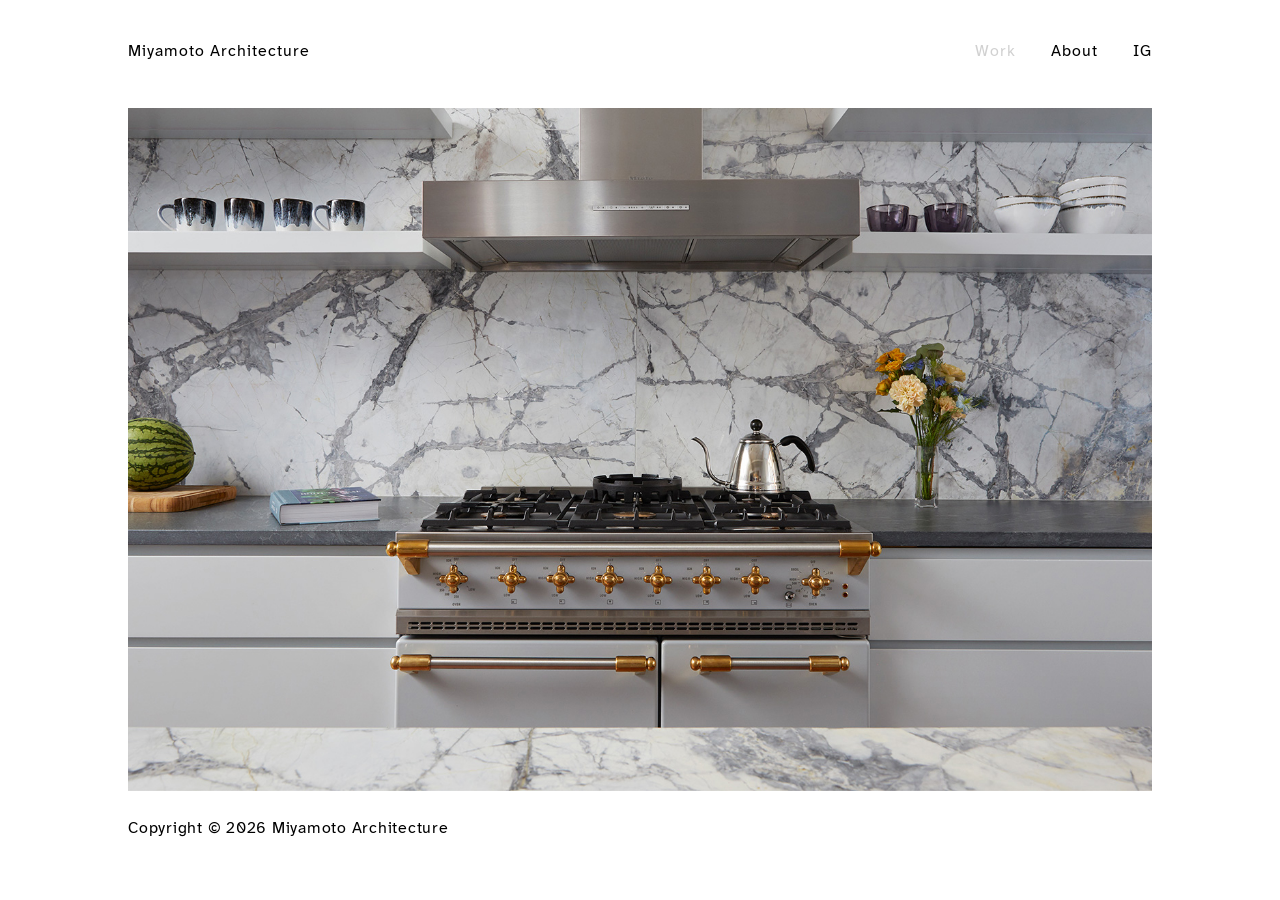
<file: index.html>
<!DOCTYPE html>
<html lang="en">
<head>
	<meta charset="utf-8">
	<title>Miyamoto Architecture</title>
	<link rel="stylesheet" type="text/css" href="style.css">
	<script src="slideshow.js" type="text/javascript"></script>
	<meta name="viewport" content="width=device-width, initial-scale=1" />
	<link rel="icon" href="image/fav.png">
</head>

<body>
	<header class="mainheader">
	<h1><a href="index.html">Miyamoto Architecture</a></h1>
	
		<nav>
		<a class="burger-nav"></a>
			<ul>
				<li><a class="selected" href="index.html">Work</a></li>
				<li><a href="about.html">About</a></li>
				<!--<li><a href="contact.html">Contact</a></li>-->
				<li><a href="https://www.instagram.com/miyamotoarchitecture/?hl=en" target="_blank">IG</a></li>
		</nav>
	</header>
	
<!--LEFT COLUMN STARTS HERE-->

<div class="maincontent">
	<div class="leftcolumn">
		<aside class="topleft">
			<article>
				<img name="slide" src="image/01.jpg">
				<!--<h2>Design, Interiors and Architecture</h2>
				<h3>Under Construction</h3>
<p>Cras a urna id felis cursus aliquet. Pellentesque tempor velit diam, eu tincidunt erat congue vel. Etiam aliquam diam enim, at mollis sem dictum sit amet. Proin turpis dui, elementum eu quam et, fermentum egestas velit. Sed eleifend velit et nisi efficitur, sed euismod orci rutrum. </p>-->
			</article>
		</aside>
	</div>
</div>
		
	<footer class="mainfooter">
	<p>Copyright &copy; 2026 Miyamoto Architecture</p>
		</footer>
		
<!--Photography: Tory Williams-->
		
<!--BURGER NAVIGATION-->

<script src="https://code.jquery.com/jquery-1.11.3.min.js"></script>
<script src="menu.js"></script>

</body>

</html>
</file>
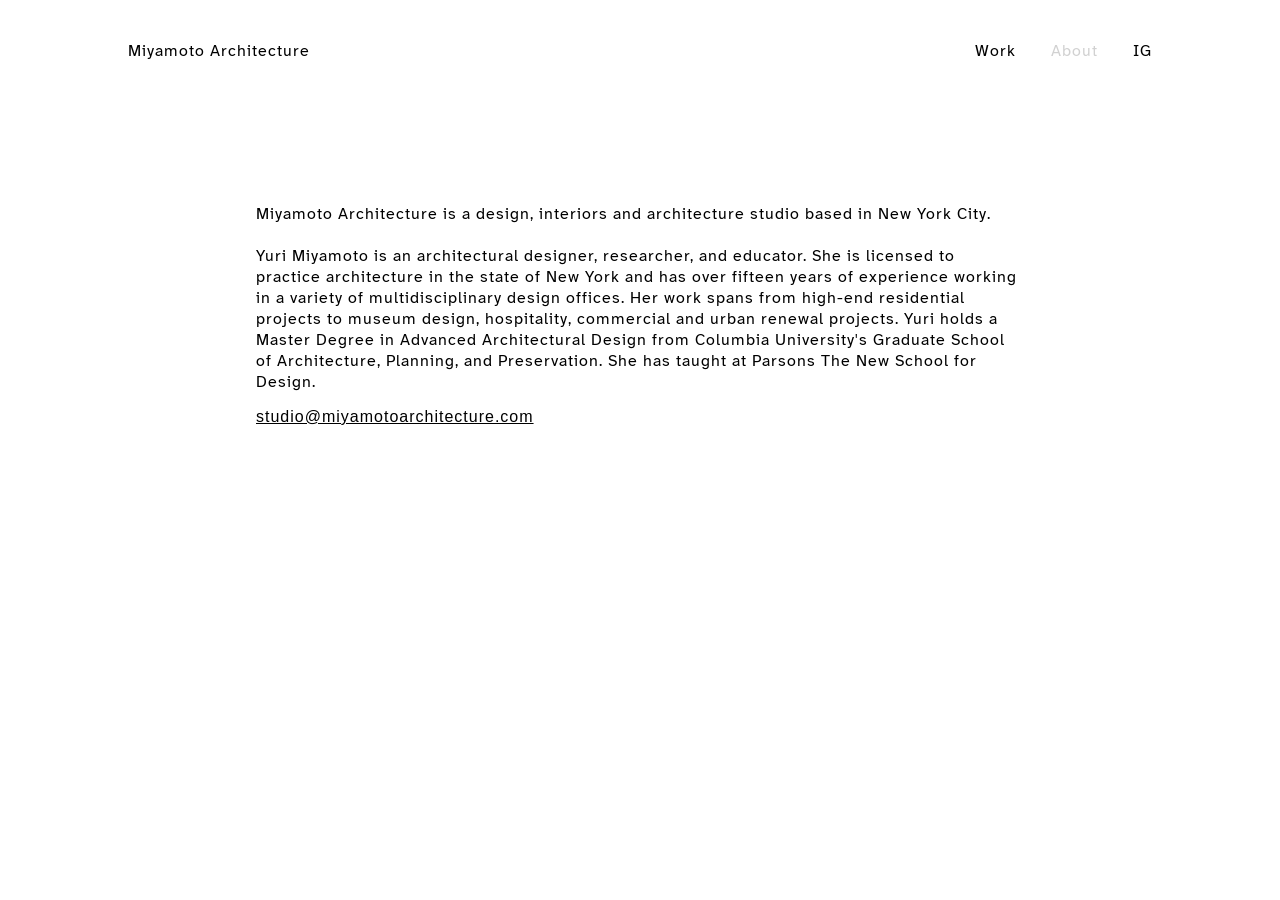
<file: about.html>
<!DOCTYPE html>
<html lang="en">
<head>
	<meta charset="utf-8">
	<title>About</title>
	<link rel="stylesheet" type="text/css" href="about.css">
	<meta name="viewport" content="width=device-width, initial-scale=1" />
	<link rel="icon" href="image/fav.png">
</head>

<body>
	<header class="mainheader">
		<h1><a href="index.html">Miyamoto Architecture</a></h1>
		<nav>
			<a class="burger-nav"></a>
			<ul>
				<li><a href="index.html">Work</a></li>
				<li><a class="selected" href="about.html">About</a></li>
				<!--<li><a href="contact.html">Contact</a></li>-->
				<li><a href="https://www.instagram.com/miyamotoarchitecture/?hl=en" target="_blank">IG</a></li>
		</nav>
	</header>

<div>
		<div class="content">
			<article class="topcontent">
				<!--<header>
					<h2>We aim to create spaces that support community, conversation, creativity, and relaxation.</h2>
				</header>-->
<p>Miyamoto Architecture is a design, interiors and architecture studio based in New York City.
<br> <br> 
Yuri Miyamoto is an architectural designer, researcher, and educator. She is licensed to practice architecture in the state of New York and has over fifteen years of experience working in a variety of multidisciplinary design offices.  Her work spans from high-end residential projects to museum design, hospitality, commercial and urban renewal projects. Yuri holds a Master Degree in Advanced Architectural Design from Columbia University's Graduate School of Architecture, Planning, and Preservation.  She has taught at Parsons The New School for Design. 
<br> 
<div class="contact">
		<address class="mail"><a href="mailto: studio@miyamotoarchitecture.com">studio@miyamotoarchitecture.com</a></address>
	</div>
			</article>
		</div>
</div>


	<!--<footer class="mainfooter">
			<p>&copy; 2017 Miyamoto Architecture PLLC</p>
	</footer>-->
	
<script src="https://code.jquery.com/jquery-1.11.3.min.js"></script>
<script src="menu.js"></script>

</body>
		
</html>
</file>
<file: style.css>
#wrapper {
	width: 1240px; 
	margin: auto
	}

@font-face {
  font-family:'Atkinson Hyperlegible';
  src: url('./Fonts/AtkinsonHyperlegibleNext-Regular.woff2') format('woff2');
  font-weight: normal;
  font-style: normal;
	}

.mySlides {
	display:none
	}
	
.w3-left, .w3-right, .w3-badge {
	cursor:pointer
	}
	
.w3-badge {
	height:13px;
	width:13px;
	padding:0
	}
/*=========Body=========*/

body {
	background-color:#FFF;
	margin-left:auto;
	margin-right:auto;
	max-width:1024px;
	width:90%;
	}

/*=========Font style=========*/

h2 {
	font-size:14px;
	font-weight:500;
	text-align:center;
	}
	
h3 {
	font-size:13px;
	font-weight:100;
	text-align:center;
	}
	
/*=========Navigation=========*/

.mainheader {
	background:#fff;
	position: fixed;
	width:90%;
	top:0;
	max-width:1024px;
	}

.mainheader h1 {
	float:left;
	font-family: 'Atkinson Hyperlegible', Helvetica, Arial, san-serif;
	font-size:16px;
	font-weight:400;
	letter-spacing: 1px;
	margin:40px auto 40px auto;
	}
	
.mainheader h1 a:link, .mainheader h1 a:visited {
	color:#000;
    text-decoration:none;
    }
     
.mainheader h1 a:hover, .mainheader h1 a:active {
    color: #D1D1D1;
	}

.mainheader nav {
	float:right;
	font-family:'Atkinson Hyperlegible',Helvetica, Arial, san-serif;
	font-size:16px;
	letter-spacing: 1px;
	margin:40px auto 40px auto;
	}

.mainheader nav ul {
	display:inline-block;
	list-style:none;
	margin:0 auto;
	padding:0;
	}
	
.mainheader nav ul li {
	display:inline;
	}
	
.mainheader nav a:link, .mainheader nav a:visited {
	color:#000;
	display:inline-block;
	padding-left:30px;
	text-decoration:none;
	}
	
.mainheader nav a:hover, .mainheader nav a:active, .mainheader nav a.selected {
	color:#D1D1D1;
	}


/*=========Content=========*/

.maincontent {
	font-size:13px;
	line-height:20px;
	overflow:hidden;
	display:inline-block;
	text-align:center;
	width:100%;
	margin-top:100px;
	}
	
/*=========Left Column=========*/	

	.leftcolumn {
	margin-right:auto;
	margin-left:auto;
	width:100%;
	}		
	
	.topleft p {
	margin-left:auto;
	margin-right:auto;
	text-align:left;
	width:60%;
	}	
	
	.topleft img {
	margin-left:auto;
	margin-right:auto;
	width:100%;
	}	
	

/*=========footer=========*/	
	
	.mainfooter {
	font-family: 'Atkinson Hyperlegible',Helvetica, Arial, san-serif;
	font-size:16px;
	font-weight:200;
	/*==color:##002060;==*/
	margin-top:11px;
	text-align:left;
	letter-spacing: .75px;
	width:100%;
	}
	
/*=========mobile=========*/
	

@media screen and (max-width:414px) {

body {
	width:90%;
	}

.mainheader {
	width:90%;
	}
	
.burger-nav {
	display:block;
	height: 15px;
	width: 100%;
	background: url(image/burger.png)no-repeat 100% center;
	background-color: #FFF;
	cursor: pointer;
	}	

.mainheader nav {
	float:right;
	font-family:'Atkinson Hyperlegible',Helvetica, Arial, san-serif;
	/*==font-size:11px;
	letter-spacing: 1.25px;==*/
	margin:40px auto 10px auto;
	}

.mainheader nav ul {
	overflow: hidden;
	height:0;
	}
	
.mainheader nav ul.open {
	height: auto;
	}
	
.mainheader nav ul li {
	display:block;
	text-align:right;
	width:100%;
	margin:0;
	}
	
.mainheader nav ul li a {
	color:#000;
	padding:15px 0px 0px 0px;
	diplay:block;
	margin:0;
	}
	
.topleft img {
	width:100%;
	margin-top:75px;
	}
	
.mainfooter {
	font-size:12px;
}
</file>
<file: about.css>
#wrapper {
	width: 1240px; 
	margin: auto
	}

@font-face {
  font-family:'Atkinson Hyperlegible';
  src: url('./Fonts/AtkinsonHyperlegibleNext-Regular.woff2') format('woff2');
  font-weight: normal;
  font-style: normal;
	}

/*=========Body=========*/

body {
	background-color:#FFF;
	margin-left:auto;
	margin-right:auto;
	max-width:1024px;
	width:90%;
	}

/*=========Font style=========*/

h2 {
	text-align:center;
	}
	
h3 {
	font-size:13px;
	font-weight:100;
	text-align:center;
	}
	
/*=========Navigation=========*/

	.mainheader {
	background:#FFF;
	max-width:1024px;
	position: fixed;
	top:0;
	width:90%;
	}

.mainheader h1 {
	float:left;
	font-family:'Atkinson Hyperlegible',Helvetica, Arial, san-serif;
	font-style: normal;
	font-size:16px;
	font-weight:400;
	letter-spacing: 1px;
	margin:40px auto 40px auto;
	}

.mainheader h1 a:link, .mainheader h1 a:visited {
    color:#000;
    text-decoration:none;
    }
     
.mainheader h1 a:hover, .mainheader h1 a:active {
    color: #D1D1D1;
	}

.mainheader nav {
	float:right;
	font-family:'Atkinson Hyperlegible', Helvetica, Arial, san-serif;
	font-size:16px;
	letter-spacing: 1px;
	margin:40px auto 40px auto;
	}

.mainheader nav ul {
	display:inline-block;
	list-style:none;
	margin:0 auto;
	padding:0;
	}
	
.mainheader nav ul li {
	display:inline;
	}
	
.mainheader nav a:link, .mainheader nav a:visited {
	color:#000;
	display:inline-block;
	padding-left:30px;
	text-decoration:none;
	}
	
.mainheader nav a:hover, .mainheader nav a:active, .mainheader nav a.selected {
	color:#D1D1D1;
	}
	
/*=========About=========*/
	.topcontent {
	display: inline-block;
	width:100%;
	margin-top:155px;
	}
	
	.topcontent h2 {
	font-family:'Atkinson Hyperlegible', Helvetica, Arial, san-serif;
	font-size:20px;
	font-weight:400;
	letter-spacing: 1.25px;
	margin-left:auto;
	margin-right:auto;
	text-align:left;
	width:75%;
	}
	
	.topcontent p {
	font-family:'Atkinson Hyperlegible', Helvetica, Arial, san-serif;
	font-size:16px;
	letter-spacing: 1px;
		
	/*=========line-height:30px;=========*/
	margin-left:auto;
	margin-right:auto;
	margin-top:40px;
	text-align:justified;
	width:75%;
	}

/*=========Contact info=========*/
	
	.contact {
	display:inline-block;
	font-family:Helvetica, Arial, san-serif;
	font-size:16px;
	width:100%;
	}
	
	.mail {
	font-style:normal;
	font-weight:400;
	letter-spacing: 1px;
	margin-bottom:4%;
	text-align:left;
	margin-left:auto;
	margin-right:auto;
	width:75%;
	}
	
	.mail a:link, .mail a:visited {
	color:#000;
	}

/*=========footer=========*/	
	
	.mainfooter {
	font-family:Helvetica, Arial, san-serif;
	font-size:11px;
	margin-top:100px;
	text-align:center;
	width:100%;
	}
	
/*=========mobile 452=========*/
	

@media screen and (max-width:452px) {

.burger-nav {
	display:block;
	height: 15px;
	width: 100%;
	background: url(image/burger.png)no-repeat 100% center;
	background-color: #FFF;
	cursor: pointer;
	}
	
body {
	width:90%;
	}

.mainheader {
	width:90%;
	}
	
.mainheader nav {
	margin:40px auto 10px auto;
	}

.mainheader nav ul {
	overflow: hidden;
	height:0;
	}
	
.mainheader nav ul.open {
	height: auto;
	}
	
.mainheader nav ul li {
	display:block;
	text-align:right;
	width:100%;
	margin:0;
	}
	
.mainheader nav ul li a {
	color:#000;
	padding:15px 0px 0px 0px;
	display:block;
	margin:0;
	}
	
	.topcontent h2 {
	width:100%;
	}
	
	.topcontent p {
	width:100%;
	}

	.mail {
	width:100%;
	}
</file>
